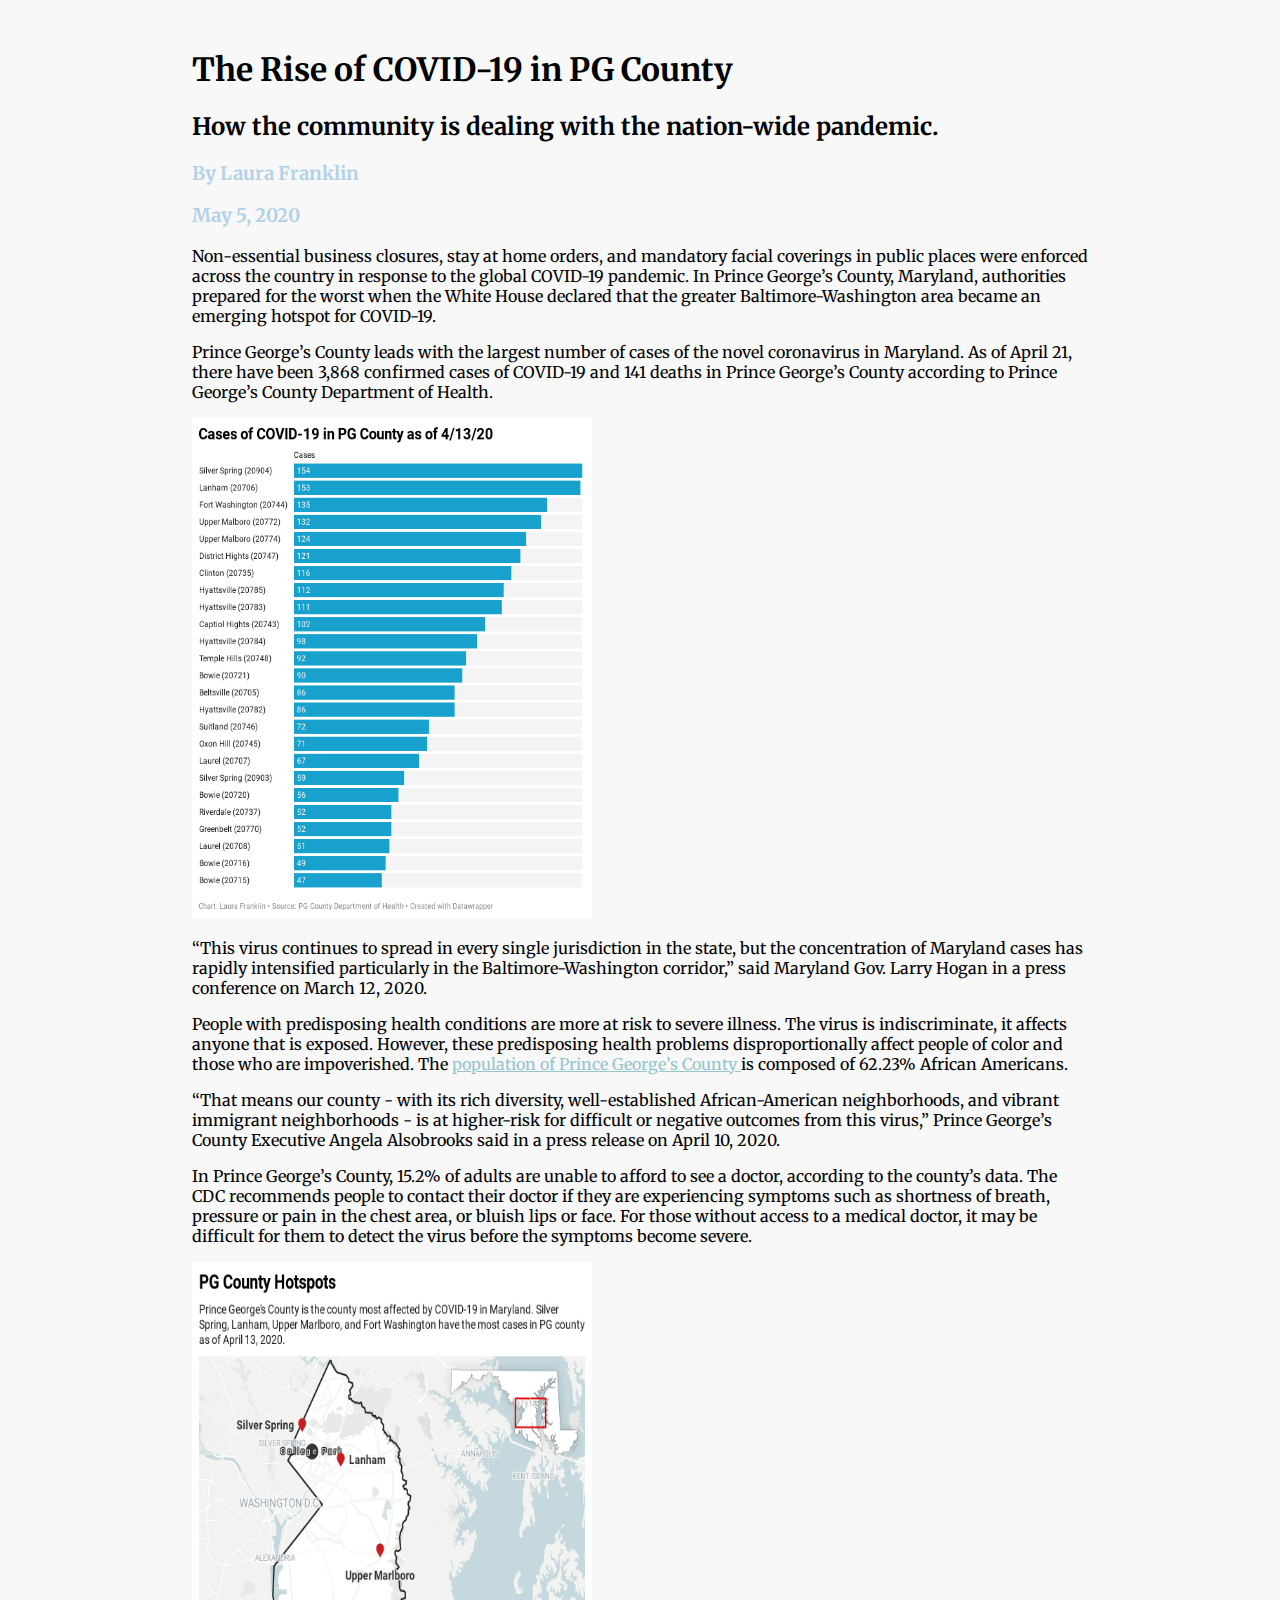
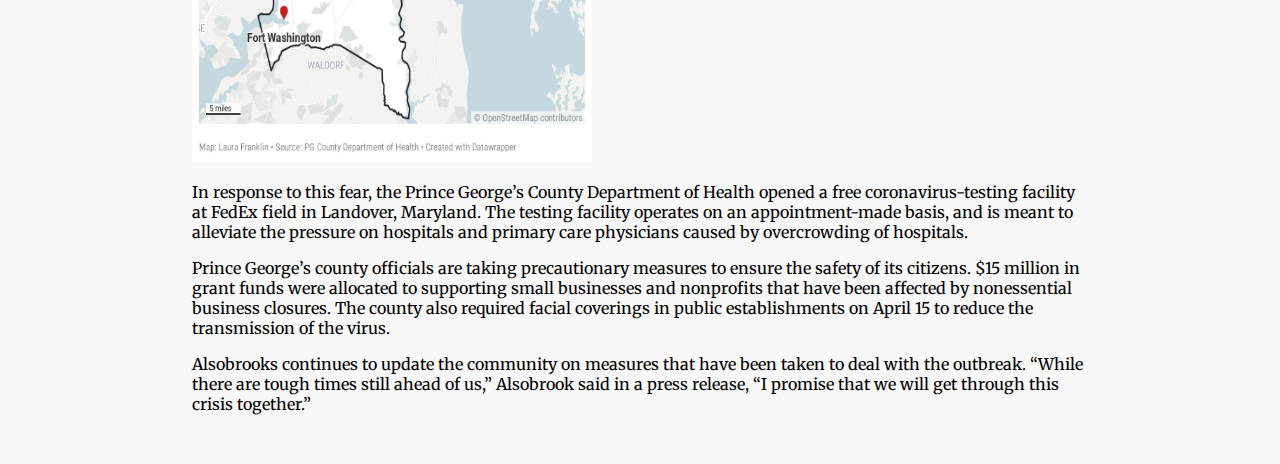
<file: final-project/index.html>
<!DOCTYPE html>
<html lang="en">
    <head>
      <title>"The Rise of COVID-19 in PG County"</title>
      <link href="https://fonts.googleapis.com/css?family=Merriweather:400,400i,700,700i&display=swap" rel="stylesheet">
       <link href="https://fonts.googleapis.com/css?family=Lato:400,400i,700,700i&display=swap" rel="stylesheet">
      <link rel="stylesheet" typle="text/css" href="styles.css" />
      <meta name="viewport" content="width=device-width, initial-scale=1.0">
      </head>
      <body>
<h1> The Rise of COVID-19 in PG County </h1>
<h2> How the community is dealing with the nation-wide pandemic. </h2>
<h3> By Laura Franklin </h3>
<h3> May 5, 2020 </h3>

  <p>Non-essential business closures, stay at home orders, and mandatory facial
    coverings in public places were enforced across the country in response to
    the global COVID-19 pandemic. In Prince George’s County, Maryland,
    authorities prepared for the worst when the White House declared that the
    greater Baltimore-Washington area became an emerging hotspot for COVID-19.</p>

  <p> Prince George’s County leads with the largest number of cases of the novel
  coronavirus in Maryland. As of April 21, there have been 3,868 confirmed cases
  of COVID-19 and 141 deaths in Prince George’s County according to Prince George’s
   County Department of Health. </p>
    <img alt="data-graphic" src="data graphic 1.png" />

   <p> “This virus continues to spread in every single jurisdiction in the state,
     but the concentration of Maryland cases has rapidly intensified particularly
      in the Baltimore-Washington corridor,” said Maryland Gov. Larry Hogan in a press
      conference on March 12, 2020. </p>

    <p> People with predisposing health conditions are more at risk to severe illness.
      The virus is indiscriminate, it affects anyone that is exposed. However, these predisposing
       health problems disproportionally affect people of color and those who are impoverished.
      The <a href="http://www.pgchealthzone.org/demographicdata/index/view?id=1500&localeId=1260" target="_blank" > population of Prince George’s County </a> is composed of 62.23% African
      Americans.   </p>

      <p> “That means our county - with its rich diversity, well-established African-American
  neighborhoods, and vibrant immigrant neighborhoods - is at higher-risk for difficult or
   negative outcomes from this virus,” Prince George’s County Executive Angela Alsobrooks
   said in a press release on April 10, 2020. </p>

   <p> 	In Prince George’s County, 15.2% of adults are unable to afford to see a
  doctor, according to the county’s data. The CDC recommends people to contact their
  doctor if they are experiencing symptoms such as shortness of breath, pressure or
  pain in the chest area, or bluish lips or face. For those without access to a medical
   doctor, it may be difficult for them to detect the virus before the symptoms become
   severe. </p>

<img alt=locator-map src="locator-map3.png" />

  <p> In response to this fear, the Prince George’s County Department of Health
  opened a free coronavirus-testing facility at FedEx field in Landover, Maryland.
   The testing facility operates on an appointment-made basis, and is meant to alleviate
   the pressure on hospitals and primary care physicians caused by overcrowding of
   hospitals. </p>


   <p> Prince George’s county officials are taking precautionary measures to ensure
  the safety of its citizens. $15 million in grant funds were allocated to supporting
  small businesses and nonprofits that have been affected by nonessential business closures.
  The county also required facial coverings in public establishments on April 15 to reduce
  the transmission of the virus.</p>


  <p> Alsobrooks continues to update the community on measures that have been taken
  to deal with the outbreak. “While there are tough times still ahead of us,” Alsobrook
  said in a press release, “I promise that we will get through this crisis together.” </p>
  


        </body>
</file>
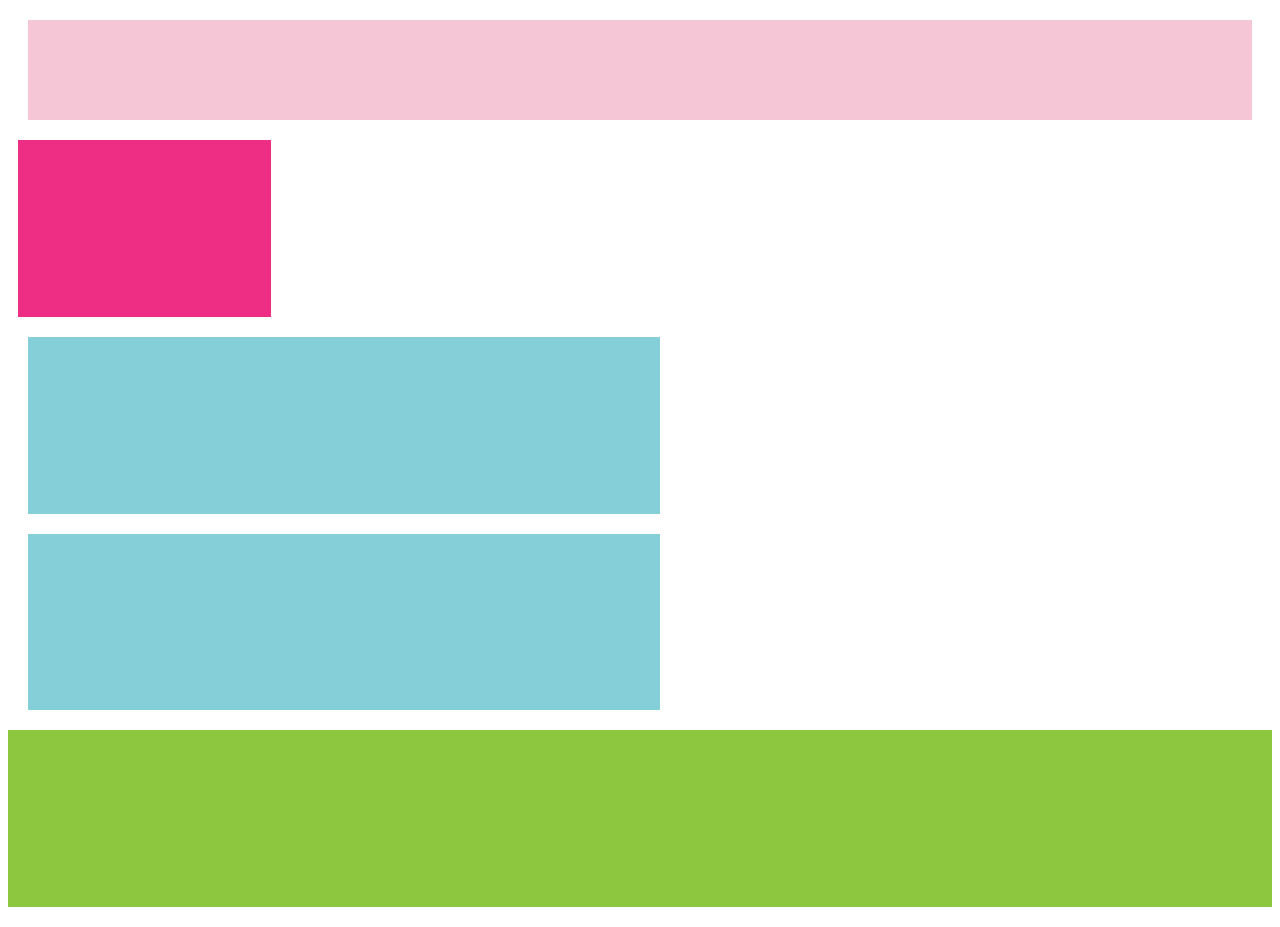
<file: flexbox-prac/index.html>
<!DOCTYPE>
<html lang="en">
    <head>
      <title>flexbox</title>
      <link rel="stylesheet" href="styles.css">
      </head>
      <body>

<div class="box1"> </div>
<div class=container>
<div class="second-row">

<div class="box2"> </div>

<div class="box3"> </div>

<div class="box4"> </div>

<div class="box5"> </div>
</div>
</div>
<div class="box6"> </div>

<div class="box7"> </div>

<div class="box8"> </div>

<div class="box9"> </div>



        </body>
</file>
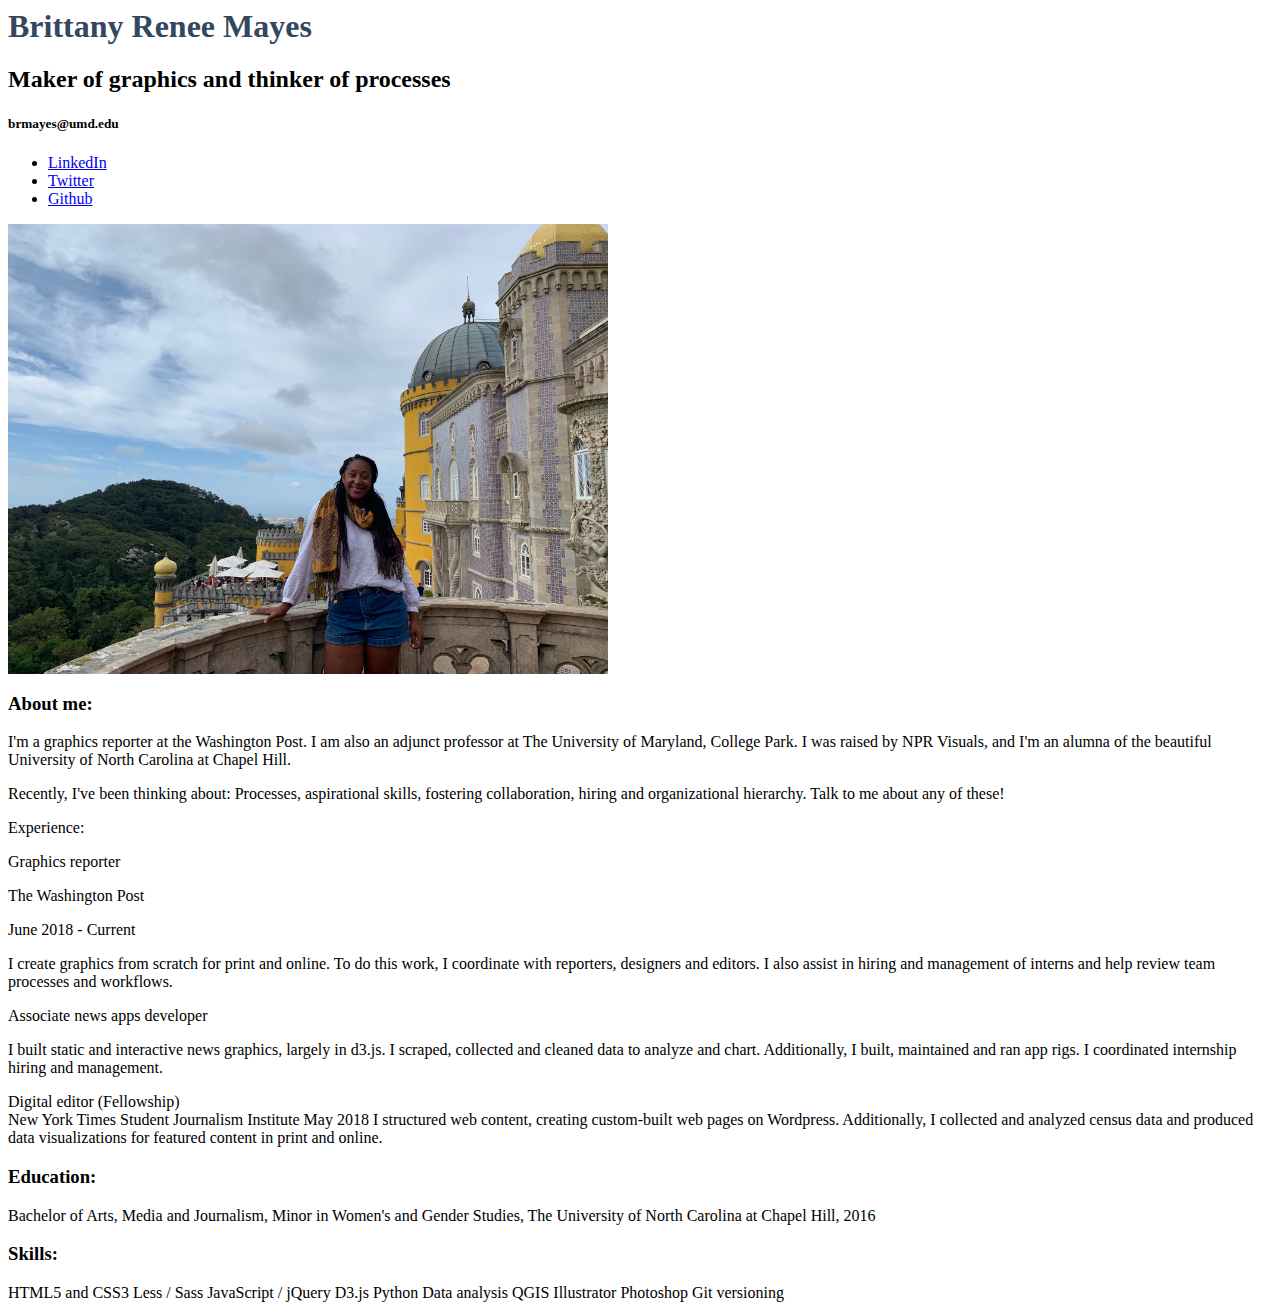
<file: portfolio/checkpoint0/index.html>
<!DOCTYPE>
<html lang="en">
    <head>
        <title>Brittany's Portfolio</title>
        <link rel="stylesheet" type="text/css" href="styles.css" />
    </head>
    <body>
     <h1>Brittany Renee Mayes</h1>
      <h2>
        Maker of graphics and thinker of processes </h2>
        <h5>brmayes@umd.edu</h5>
<ul>

      <li> <a href="https://www.linkedin.com/in/brittanymayes/">LinkedIn</a> </li>
      <li> <a href="https://twitter.com/BritRenee_/">Twitter </a></li>
        <li> <a href="https://github.com/brmayes/">Github </a> </li>
</ul>
<img alt="brittany mayes" src="brittany-castle.jpg" />

    <div< id="about">  <h3>  About me: </h3>
      <p>  I'm a graphics reporter at the Washington Post. I am also an adjunct professor at The University of Maryland, College Park. I was raised by NPR Visuals, and I'm an alumna of the beautiful University of North Carolina at Chapel Hill.</p>

      <p>  Recently, I've been thinking about: Processes, aspirational skills, fostering collaboration, hiring and organizational hierarchy. Talk to me about any of these! </p>
    </div>

    <div id="experience>" <h3>  Experience: </h3>
    <p class="job">Graphics reporter
    <p class="company">  The Washington Post
    <p class="date"> June 2018 - Current
      <p>I create graphics from scratch for print and online. To do this work, I coordinate with reporters, designers and editors. I also assist in hiring and management of interns and help review team processes and workflows. </p>
    </div>

    <p class="job">Associate news apps developer </div>
    <p class="company"NPR </div>
      <p class="date"June 2016 - May 2018 </div>
    <p>  I built static and interactive news graphics, largely in d3.js. I scraped, collected and cleaned data to analyze and chart. Additionally, I built, maintained and ran app rigs. I coordinated internship hiring and management. </p>

      <div class="job">Digital editor (Fellowship)</div>
      New York Times Student Journalism Institute
      May 2018
      I structured web content, creating custom-built web pages on Wordpress. Additionally, I collected and analyzed census data and produced data visualizations for featured content in print and online.

    <h3>  Education: </h3>
    <p>  Bachelor of Arts, Media and Journalism, Minor in Women's and Gender Studies, The University of North Carolina at Chapel Hill, 2016 </p>

      <h3>Skills: </h3>
      HTML5 and CSS3
      Less / Sass
      JavaScript / jQuery
      D3.js
      Python
      Data analysis
      QGIS
      Illustrator
      Photoshop
      Git versioning
    </body>
</html>
</file>
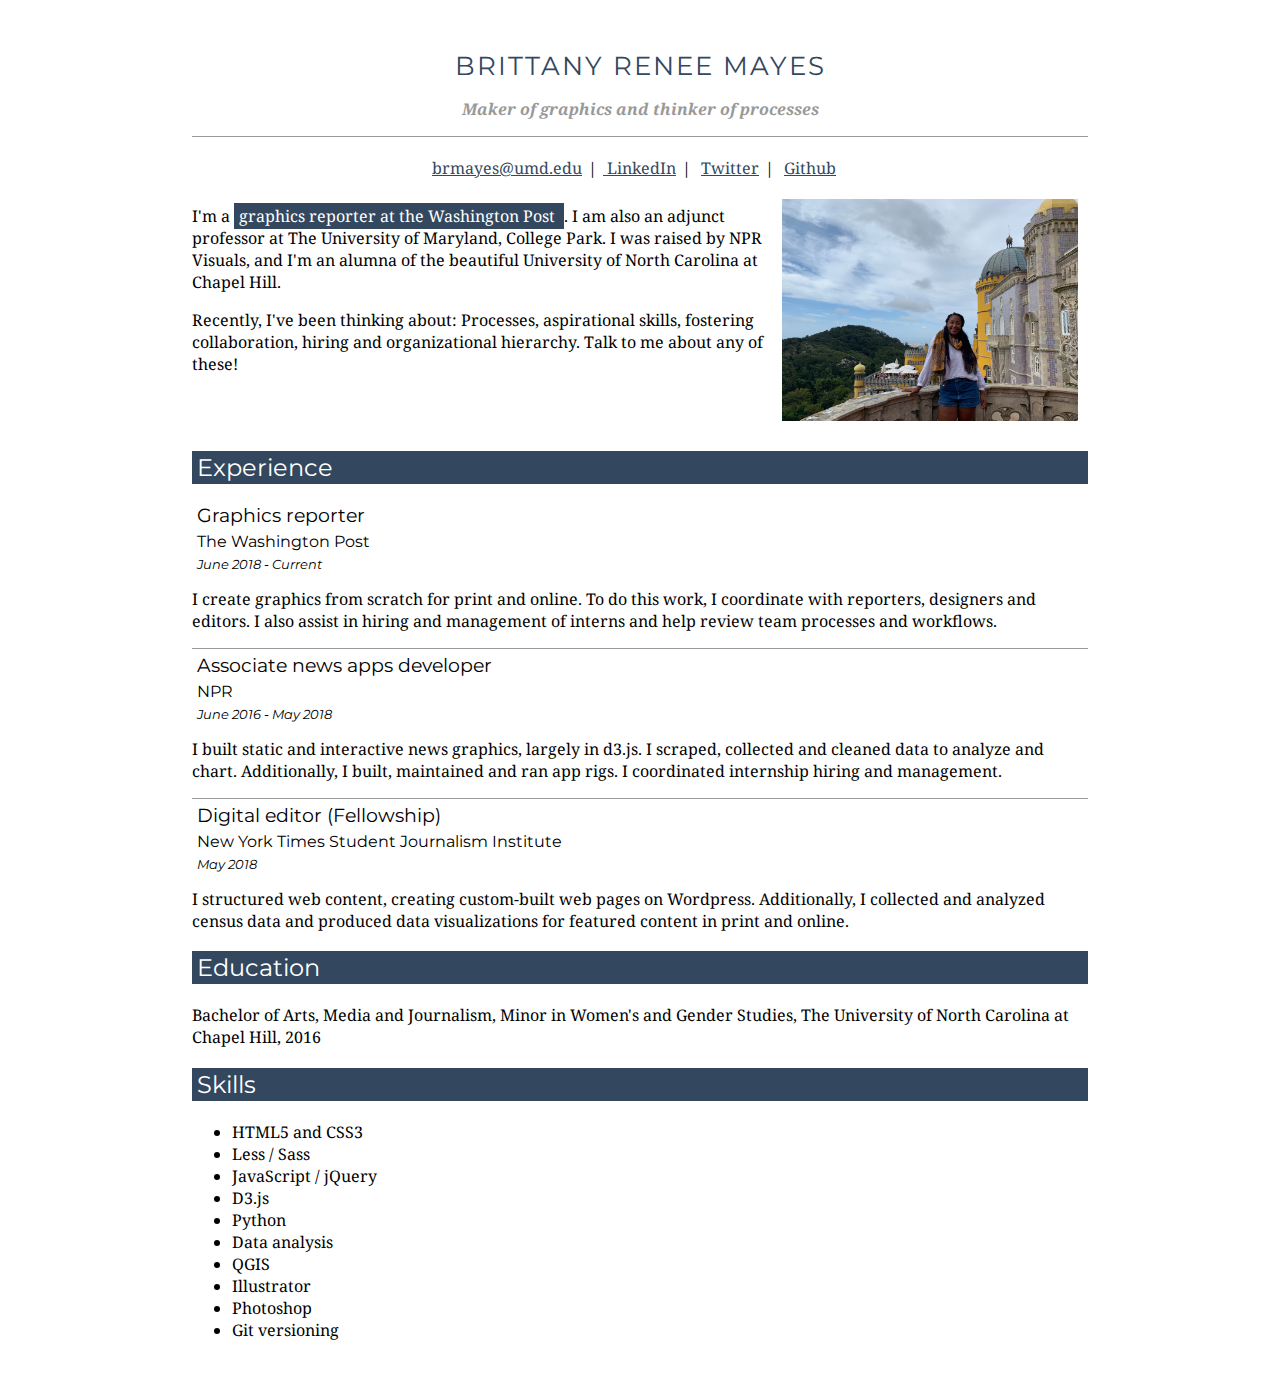
<file: portfolio/checkpoint1/resume.html>
<!DOCTYPE>
<html lang="en">
    <head>
        <title>Resume</title>
        <link href="https://fonts.googleapis.com/css?family=Montserrat:400,400i,700,700i&display=swap" rel="stylesheet">
        <link href="https://fonts.googleapis.com/css?family=Noto+Serif:400,400i,700,700i&display=swap" rel="stylesheet">
        <link rel="stylesheet" href="styles.css">
    </head>
    <body>
        <!-- I built this myself! -->
        <div id="header">

          <h1>Brittany Renee Mayes</h1>
          <p>Maker of graphics and thinker of processes</p>
        </div>

        <div id="social">
        <ul>
            <li><a href="mailto:brmayes@umd.edu">brmayes@umd.edu</li>
            <li><a href="https://www.linkedin.com/in/brittanymayes/" target="_blank">LinkedIn</a></li>
            <li><a href="https://twitter.com/BritRenee_/" target="_blank">Twitter</a></li>
            <li><a href="https://github.com/brmayes/" target="_blank">Github</a></li>
        </ul>
        </div>
<div class="introduction clearfix">

<img src="brittany-castle.jpg" alt="Brittany Renee Mayes"/>
<p>
    I'm a <span class="highlight"> graphics reporter at the Washington Post </span>. I am also an adjunct professor at The University of Maryland, College Park. I was raised by NPR Visuals, and I'm an alumna of the beautiful University of North Carolina at Chapel Hill.
</p>
<p>
    Recently, I've been thinking about: Processes, aspirational skills, fostering collaboration, hiring and organizational hierarchy. Talk to me about any of these!
</p>
</div>

        <h2>Experience</h2>
        <!-- First job -->
      <div class="seperate">  <h3>Graphics reporter</h3>
        <h4>The Washington Post</h4>
        <h5><span class="date">June 2018 - Current</span></h5>
        <p>I create graphics from scratch for print and online. To do this work, I coordinate with reporters, designers and editors. I also assist in hiring and management of interns and help review team processes and workflows.</p>
</div>
        <!-- Second job -->
        <div class="seperate">  <h3>Associate news apps developer</h3>
        <h4>NPR</h4>
        <h5><span class="date">June 2016 - May 2018</span></h5>
        <p>I built static and interactive news graphics, largely in d3.js. I scraped, collected and cleaned data to analyze and chart. Additionally, I built, maintained and ran app rigs. I coordinated internship hiring and management.</p>
</div>
        <!-- Third job -->
          <h3>Digital editor (Fellowship)</h3>
        <h4>New York Times Student Journalism Institute</h4>
        <h5><span class="date">May 2018</span></h5>
        <p>I structured web content, creating custom-built web pages on Wordpress. Additionally, I collected and analyzed census data and produced data visualizations for featured content in print and online.</p>

        <h2>Education</h2>

            <p>Bachelor of Arts, Media and Journalism, Minor in Women's and Gender Studies, The University of North Carolina at Chapel Hill, 2016</p>


        <h2>Skills</h2>
        <ul>
            <li>HTML5 and CSS3</li>
            <li>Less / Sass</li>
            <li>JavaScript / jQuery</li>
            <li>D3.js</li>
            <li>Python</li>
            <li>Data analysis</li>
            <li>QGIS</li>
            <li>Illustrator</li>
            <li>Photoshop</li>
            <li>Git versioning</li>
        </ul>
    </body>
</html>
</file>
<file: final-project/styles.css>
body{
  font-family: "Merriweather", serif;
  max-width: 70%;
  margin: 50px auto;
  background-color: #F8F8F8;
}
h1{
  color: #000100;
}
h3{
  color:#B4D2E7;
}
img {
  height: 500px;
  max-width: 400px;
}
a {
  color: #94C5CC;
}
</file>
<file: flexbox-prac/styles.css>
.box1{
  background-color: #F5C6D6;
  height:100px;
  flex-direction:column;
  margin: 20px;
}

.container{
flex-direction:row;
flex-wrap: nowrap;
}
.second-row{
  background-color:#EE2E84;
  height:20%;
  max-width: 20%;
  margin: 10px;
  justify-content: center;
  display: flex;
  flex-grow:1;
}
.box2, .box3, .box4, .box5{

}

.box6, .box7{
  background-color:#85CFD8;
  height:20%;
  max-width:50%;
  margin:20px;
}

.box8{
  background-color:#8DC63F;
  height:20%
}

.box9{
  background-color:#E79E34;
  height:20%
  max-width: 20%;
  margin:20px;
}
</file>
<file: portfolio/checkpoint0/styles.css>
h1 {
    color: #33485e;
}

img {
    max-width: 600px;
    width: 100%;
}
</file>
<file: portfolio/checkpoint1/styles.css>
.clearfix{
  overflow: auto;
}
a{
  color: #33485e;
}
h1 {
    color: #33485e;
    text-transform: uppercase;
    letter-spacing: 2px;
    font-size: 26px;
    margin-bottom: 10px;
}
h1, h2, h3, h4, h5, h6{
  font-family: "Montserrat", sans-serif;
  font-weight: 400;
}
h3, h4, h5{
  margin:5px;
}
h2, .highlight{
  background-color: #33485e;
  color: white;
  padding: 2px 5px

}

body{
  font-family: "Noto Serif", serif;
  max-width: 70%;
  margin: 50px auto;
}

#header {
  text-align: center;
  width 70%
  margin: 0 auto 20px;
  margin-top:0;
  border-bottom: 1px solid #999;
  margin-bottom: 20px;
  }
 #header p{
   color: #999999;
   font-style: italic;
   font-weight: bold;
   font-family: noto serif;
 }

#social ul{
  list-style-type: none;
  padding-left 0;
  padding: 0;
  text-align: center;
  width 70%
  margin: 0 auto 20px;
  margin-top:0;
  margin-bottom: 10px;
}
#social ul li{
  display: inline-block;
}
#social ul li::after{
  content: "|";
  padding: 6px;
}

#social ul li:last-child::after{
  content:"";
}

.seperate{
    border-bottom: 1px solid #999;
}

.date{
  font-style:italic;
}
img {
    max-width: 600px;
    width: 33%;
    float: right;
    margin: 10px;
}
</file>
